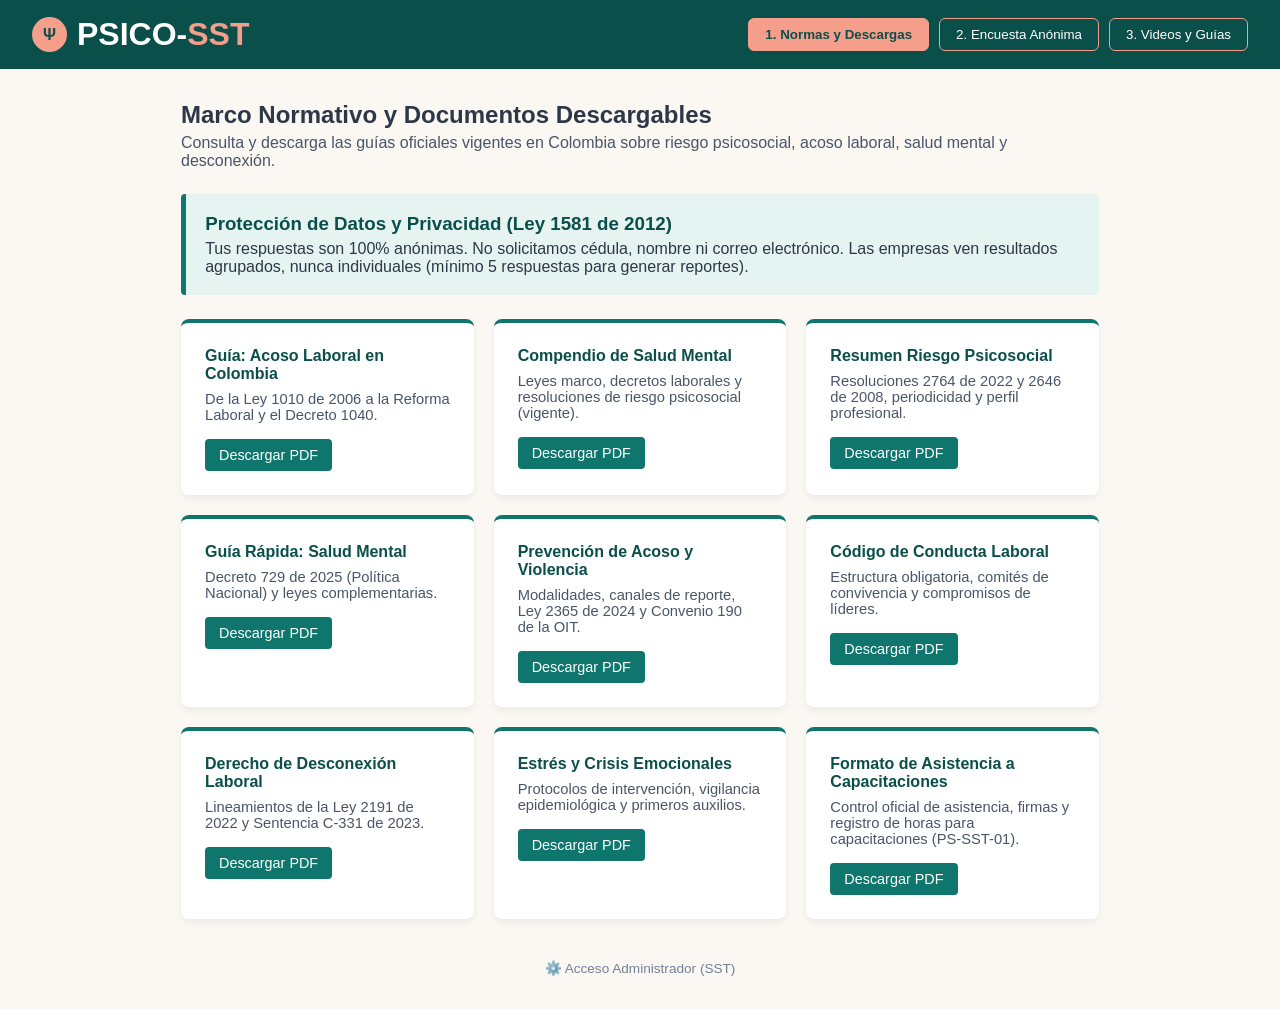
<file: index.html>
<!DOCTYPE html>
<html lang="es">
<head>
  <meta charset="UTF-8">
  <meta name="viewport" content="width=device-width, initial-scale=1.0">
  <title>Psico-SST | Salud Mental y Seguridad en el Trabajo</title>
  <link rel="stylesheet" href="styles.css">
</head>
<body>

  <!-- Encabezado Principal -->
  <header class="navbar">
    <div class="brand">
      <div class="shield-icon">Ψ</div>
      <h1>PSICO-<span>SST</span></h1>
    </div>
    <nav>
      <button type="button" class="nav-btn active" onclick="switchTab('modulo1', event)">1. Normas y Descargas</button>
      <button type="button" class="nav-btn" onclick="switchTab('modulo2', event)">2. Encuesta Anónima</button>
      <button type="button" class="nav-btn" onclick="switchTab('modulo3', event)">3. Videos y Guías</button>
    </nav>
  </header>

  <main class="container">

    <!-- MODULO 1: DOCUMENTACION Y NORMAS -->
    <section id="modulo1" class="tab-content active">
      <h2>Marco Normativo y Documentos Descargables</h2>
      <p class="section-desc">Consulta y descarga las guías oficiales vigentes en Colombia sobre riesgo psicosocial, acoso laboral, salud mental y desconexión.</p>

      <div class="legal-banner">
        <h3>Protección de Datos y Privacidad (Ley 1581 de 2012)</h3>
        <p>Tus respuestas son 100% anónimas. No solicitamos cédula, nombre ni correo electrónico. Las empresas ven resultados agrupados, nunca individuales (mínimo 5 respuestas para generar reportes).</p>
      </div>

      <div class="grid-cards">
        <div class="card">
          <h4>Guía: Acoso Laboral en Colombia</h4>
          <p>De la Ley 1010 de 2006 a la Reforma Laboral y el Decreto 1040.</p>
          <a href="assets/docs/leyes_acoso_laboral_colombia.pdf" download class="btn-download">Descargar PDF</a>
        </div>
        <div class="card">
          <h4>Compendio de Salud Mental</h4>
          <p>Leyes marco, decretos laborales y resoluciones de riesgo psicosocial (vigente).</p>
          <a href="assets/docs/decretos_leyes_salud_mental_colombia.pdf" download class="btn-download">Descargar PDF</a>
        </div>
        <div class="card">
          <h4>Resumen Riesgo Psicosocial</h4>
          <p>Resoluciones 2764 de 2022 y 2646 de 2008, periodicidad y perfil profesional.</p>
          <a href="assets/docs/resumen_normativo_riesgo_psicosocial.pdf" download class="btn-download">Descargar PDF</a>
        </div>
        <div class="card">
          <h4>Guía Rápida: Salud Mental</h4>
          <p>Decreto 729 de 2025 (Política Nacional) y leyes complementarias.</p>
          <a href="assets/docs/decretos_salud_mental_colombia.pdf" download class="btn-download">Descargar PDF</a>
        </div>
        <div class="card">
          <h4>Prevención de Acoso y Violencia</h4>
          <p>Modalidades, canales de reporte, Ley 2365 de 2024 y Convenio 190 de la OIT.</p>
          <a href="assets/docs/acoso_laboral_y_violencia_colombia.pdf" download class="btn-download">Descargar PDF</a>
        </div>
        <div class="card">
          <h4>Código de Conducta Laboral</h4>
          <p>Estructura obligatoria, comités de convivencia y compromisos de líderes.</p>
          <a href="assets/docs/codigo_de_conducta_convivencia_laboral_colombia.pdf" download class="btn-download">Descargar PDF</a>
        </div>
        <div class="card">
          <h4>Derecho de Desconexión Laboral</h4>
          <p>Lineamientos de la Ley 2191 de 2022 y Sentencia C-331 de 2023.</p>
          <a href="assets/docs/desconexion_laboral_colombia.pdf" download class="btn-download">Descargar PDF</a>
        </div>
        <div class="card">
          <h4>Estrés y Crisis Emocionales</h4>
          <p>Protocolos de intervención, vigilancia epidemiológica y primeros auxilios.</p>
          <a href="assets/docs/estres_laboral_y_crisis_emocionales_colombia.pdf" download class="btn-download">Descargar PDF</a>
        </div>
        <div class="card">
          <h4>Formato de Asistencia a Capacitaciones</h4>
          <p>Control oficial de asistencia, firmas y registro de horas para capacitaciones (PS-SST-01).</p>
          <a href="assets/docs/Formato_Asistencia_Capacitaciones.pdf" download class="btn-download">Descargar PDF</a>
        </div>
      </div>
    </section>

    <!-- MODULO 2: ENCUESTA DE RIESGO PSICOSOCIAL -->
    <section id="modulo2" class="tab-content">
      <h2>Encuesta Anónima de Riesgo Psicosocial</h2>
      <p class="section-desc">Por favor responde con total sinceridad. Selecciona una opción para cada pregunta.</p>

      <form id="psicoForm">

        <div class="question-block">
          <p class="q-text">1. Al terminar mi jornada me siento con energía suficiente para atender mi vida personal.</p>
          <div class="options-group">
            <label><input type="radio" name="p1" value="Siempre" required> Siempre</label>
            <label><input type="radio" name="p1" value="Casi siempre"> Casi siempre</label>
            <label><input type="radio" name="p1" value="Casi nunca"> Casi nunca</label>
            <label><input type="radio" name="p1" value="Nunca"> Nunca</label>
          </div>
        </div>

        <div class="question-block">
          <p class="q-text">2. Logro manejar la presión de mi trabajo sin sentirme desbordado/a.</p>
          <div class="options-group">
            <label><input type="radio" name="p2" value="Siempre" required> Siempre</label>
            <label><input type="radio" name="p2" value="Casi siempre"> Casi siempre</label>
            <label><input type="radio" name="p2" value="Casi nunca"> Casi nunca</label>
            <label><input type="radio" name="p2" value="Nunca"> Nunca</label>
          </div>
        </div>

        <div class="question-block">
          <p class="q-text">3. Duermo bien y descanso lo suficiente durante la semana laboral.</p>
          <div class="options-group">
            <label><input type="radio" name="p3" value="Siempre" required> Siempre</label>
            <label><input type="radio" name="p3" value="Casi siempre"> Casi siempre</label>
            <label><input type="radio" name="p3" value="Casi nunca"> Casi nunca</label>
            <label><input type="radio" name="p3" value="Nunca"> Nunca</label>
          </div>
        </div>

        <div class="question-block">
          <p class="q-text">4. Cuando siento mucha tensión en el trabajo, puedo hacer una pausa para recuperarme.</p>
          <div class="options-group">
            <label><input type="radio" name="p4" value="Siempre" required> Siempre</label>
            <label><input type="radio" name="p4" value="Casi siempre"> Casi siempre</label>
            <label><input type="radio" name="p4" value="Casi nunca"> Casi nunca</label>
            <label><input type="radio" name="p4" value="Nunca"> Nunca</label>
          </div>
        </div>

        <div class="question-block">
          <p class="q-text">5. Puedo ignorar mensajes o llamadas de trabajo fuera de mi horario sin que mi jefe o equipo me lo reclamen.</p>
          <div class="options-group">
            <label><input type="radio" name="p5" value="Siempre" required> Siempre</label>
            <label><input type="radio" name="p5" value="Casi siempre"> Casi siempre</label>
            <label><input type="radio" name="p5" value="Casi nunca"> Casi nunca</label>
            <label><input type="radio" name="p5" value="Nunca"> Nunca</label>
          </div>
        </div>

        <div class="question-block">
          <p class="q-text">6. Mis vacaciones, permisos y días de descanso se respetan completos.</p>
          <div class="options-group">
            <label><input type="radio" name="p6" value="Siempre" required> Siempre</label>
            <label><input type="radio" name="p6" value="Casi siempre"> Casi siempre</label>
            <label><input type="radio" name="p6" value="Casi nunca"> Casi nunca</label>
            <label><input type="radio" name="p6" value="Nunca"> Nunca</label>
          </div>
        </div>

        <div class="question-block">
          <p class="q-text">7. Mi jefe o mi equipo evita pedirme tareas fuera de mi jornada, salvo urgencias justificadas.</p>
          <div class="options-group">
            <label><input type="radio" name="p7" value="Siempre" required> Siempre</label>
            <label><input type="radio" name="p7" value="Casi siempre"> Casi siempre</label>
            <label><input type="radio" name="p7" value="Casi nunca"> Casi nunca</label>
            <label><input type="radio" name="p7" value="Nunca"> Nunca</label>
          </div>
        </div>

        <div class="question-block">
          <p class="q-text">8. La cantidad de trabajo que tengo se puede cumplir dentro de mi jornada.</p>
          <div class="options-group">
            <label><input type="radio" name="p8" value="Siempre" required> Siempre</label>
            <label><input type="radio" name="p8" value="Casi siempre"> Casi siempre</label>
            <label><input type="radio" name="p8" value="Casi nunca"> Casi nunca</label>
            <label><input type="radio" name="p8" value="Nunca"> Nunca</label>
          </div>
        </div>

        <div class="question-block">
          <p class="q-text">9. Cuando tengo un problema o dudas en el trabajo, recibo apoyo de mi jefe o de mis compañeros.</p>
          <div class="options-group">
            <label><input type="radio" name="p9" value="Siempre" required> Siempre</label>
            <label><input type="radio" name="p9" value="Casi siempre"> Casi siempre</label>
            <label><input type="radio" name="p9" value="Casi nunca"> Casi nunca</label>
            <label><input type="radio" name="p9" value="Nunca"> Nunca</label>
          </div>
        </div>

        <div class="question-block">
          <p class="q-text">10. Me siento respetado/a y tratado/a con dignidad en mi lugar de trabajo.</p>
          <div class="options-group">
            <label><input type="radio" name="p10" value="Siempre" required> Siempre</label>
            <label><input type="radio" name="p10" value="Casi siempre"> Casi siempre</label>
            <label><input type="radio" name="p10" value="Casi nunca"> Casi nunca</label>
            <label><input type="radio" name="p10" value="Nunca"> Nunca</label>
          </div>
        </div>

        <div class="question-block">
          <p class="q-text">11. Me siento cómodo/a usando aplicaciones en mi celular para temas de mi trabajo.</p>
          <div class="options-group">
            <label><input type="radio" name="p11" value="Siempre" required> Siempre</label>
            <label><input type="radio" name="p11" value="Casi siempre"> Casi siempre</label>
            <label><input type="radio" name="p11" value="Casi nunca"> Casi nunca</label>
            <label><input type="radio" name="p11" value="Nunca"> Nunca</label>
          </div>
        </div>

        <div class="question-block">
          <p class="q-text">12. Me gustaría contar con una app que me explique mis derechos sobre salud mental en el trabajo.</p>
          <div class="options-group">
            <label><input type="radio" name="p12" value="Siempre" required> Siempre</label>
            <label><input type="radio" name="p12" value="Casi siempre"> Casi siempre</label>
            <label><input type="radio" name="p12" value="Casi nunca"> Casi nunca</label>
            <label><input type="radio" name="p12" value="Nunca"> Nunca</label>
          </div>
        </div>

        <div class="question-block">
          <p class="q-text">13. Prefiero capacitarme en riesgo psicosocial con módulos cortos y digitales que con charlas largas.</p>
          <div class="options-group">
            <label><input type="radio" name="p13" value="Siempre" required> Siempre</label>
            <label><input type="radio" name="p13" value="Casi siempre"> Casi siempre</label>
            <label><input type="radio" name="p13" value="Casi nunca"> Casi nunca</label>
            <label><input type="radio" name="p13" value="Nunca"> Nunca</label>
          </div>
        </div>

        <div class="question-block">
          <p class="q-text">14. Confiaría en reportar una situación de acoso o malestar laboral a través de una app, si es confidencial.</p>
          <div class="options-group">
            <label><input type="radio" name="p14" value="Siempre" required> Siempre</label>
            <label><input type="radio" name="p14" value="Casi siempre"> Casi siempre</label>
            <label><input type="radio" name="p14" value="Casi nunca"> Casi nunca</label>
            <label><input type="radio" name="p14" value="Nunca"> Nunca</label>
          </div>
        </div>

        <div class="question-block">
          <p class="q-text">15. Creo que mi empresa debería ofrecer más herramientas digitales para cuidar la salud mental de sus trabajadores.</p>
          <div class="options-group">
            <label><input type="radio" name="p15" value="Siempre" required> Siempre</label>
            <label><input type="radio" name="p15" value="Casi siempre"> Casi siempre</label>
            <label><input type="radio" name="p15" value="Casi nunca"> Casi nunca</label>
            <label><input type="radio" name="p15" value="Nunca"> Nunca</label>
          </div>
        </div>

        <button type="submit" class="btn-submit">Enviar Respuestas Anónimas</button>
      </form>
      <div id="surveyFeedback" class="feedback-msg"></div>
    </section>

    <!-- MODULO 3: REPOSITORIO DE VIDEOS Y GUIAS PRÁCTICAS -->
    <section id="modulo3" class="tab-content">
      <h2>Divulgación y Pausas Activas Interactivas</h2>
      <p class="section-desc">Cápsulas audiovisuales y guías visuales paso a paso para el autocuidado y la salud mental.</p>

      <!-- Subsección de Infografías Prácticas con Zoom -->
      <h3 style="color: var(--verde-profundo); margin-top: 1.5rem; margin-bottom: 1rem;">Guías Visuales de Autocuidado (Haz clic para ampliar)</h3>
      
      <div class="grid-cards">
        <div class="card">
          <h4>Relajación Muscular (Tensa y Suelta)</h4>
          <p>Técnica de 6 pasos para liberar tensión física en manos, brazos, cuello y cuerpo.</p>
          <img src="assets/images/relajacion_muscular.png" alt="Relajación muscular" class="zoomable-img">
        </div>

        <div class="card">
          <h4>Cómo Relajarte y Respirar Paso a Paso</h4>
          <p>Ejercicios de postura, respiración abdominal y escaneo corporal.</p>
          <img src="assets/images/relajacion_respiracion.png" alt="Relajación y respiración" class="zoomable-img">
        </div>

        <div class="card">
          <h4>Protocolo ante Ataques de Pánico</h4>
          <p>Pasos de emergencia para recuperar el control de la respiración y la calma.</p>
          <img src="assets/images/respiracion_panico.png" alt="Ataque de pánico" class="zoomable-img">
        </div>

        <div class="card">
          <h4>Qué Hacer en Caso de Cansancio Extremo</h4>
          <p>Pautas breves de recuperación, hidratación y comunicación con líderes.</p>
          <img src="assets/images/cansancio_extremo.png" alt="Cansancio extremo" class="zoomable-img">
        </div>
      </div>

      <!-- Repositorio de Videos .mp4 -->
      <h3 style="color: var(--verde-profundo); margin-top: 2.5rem; margin-bottom: 1rem;">Cápsulas Audiovisuales</h3>
      <div class="grid-cards">
        <div class="card video-card">
          <h4>Manejo del Estrés y Autorregulación</h4>
          <div class="video-container">
            <video controls controlsList="nodownload" preload="metadata" style="width: 100%; border-radius: 6px;">
              <source src="assets/video/manejo_estres.mp4" type="video/mp4">
              Tu navegador no soporta la reproducción de video.
            </video>
          </div>
        </div>

        <div class="card video-card">
          <h4>Comunicación Asertiva y Resolución de Conflictos</h4>
          <div class="video-container">
            <video controls controlsList="nodownload" preload="metadata" style="width: 100%; border-radius: 6px;">
              <source src="assets/video/comunicacion_asertiva.mp4" type="video/mp4">
              Tu navegador no soporta la reproducción de video.
            </video>
          </div>
        </div>

        <div class="card video-card">
          <h4>Desconexión Laboral y Equilibrio Personal</h4>
          <div class="video-container">
            <video controls controlsList="nodownload" preload="metadata" style="width: 100%; border-radius: 6px;">
              <source src="assets/video/desconexion_laboral.mp4" type="video/mp4">
              Tu navegador no soporta la reproducción de video.
            </video>
          </div>
        </div>
      </div>
    </section>

    <!-- Enlace discreto de acceso al panel administrador -->
    <div style="text-align: center; margin: 40px 0 20px 0;">
      <a href="control.html" style="color: #718096; font-size: 0.85rem; text-decoration: none;">⚙️ Acceso Administrador (SST)</a>
    </div>

  </main>

  <!-- MODAL / VISOR DE IMAGEN AMPLIADA -->
  <div id="imageModal" class="modal">
    <span class="modal-close">&times;</span>
    <img class="modal-content" id="modalImg">
  </div>

  <script src="app.js"></script>
</body>
</html>
</file>
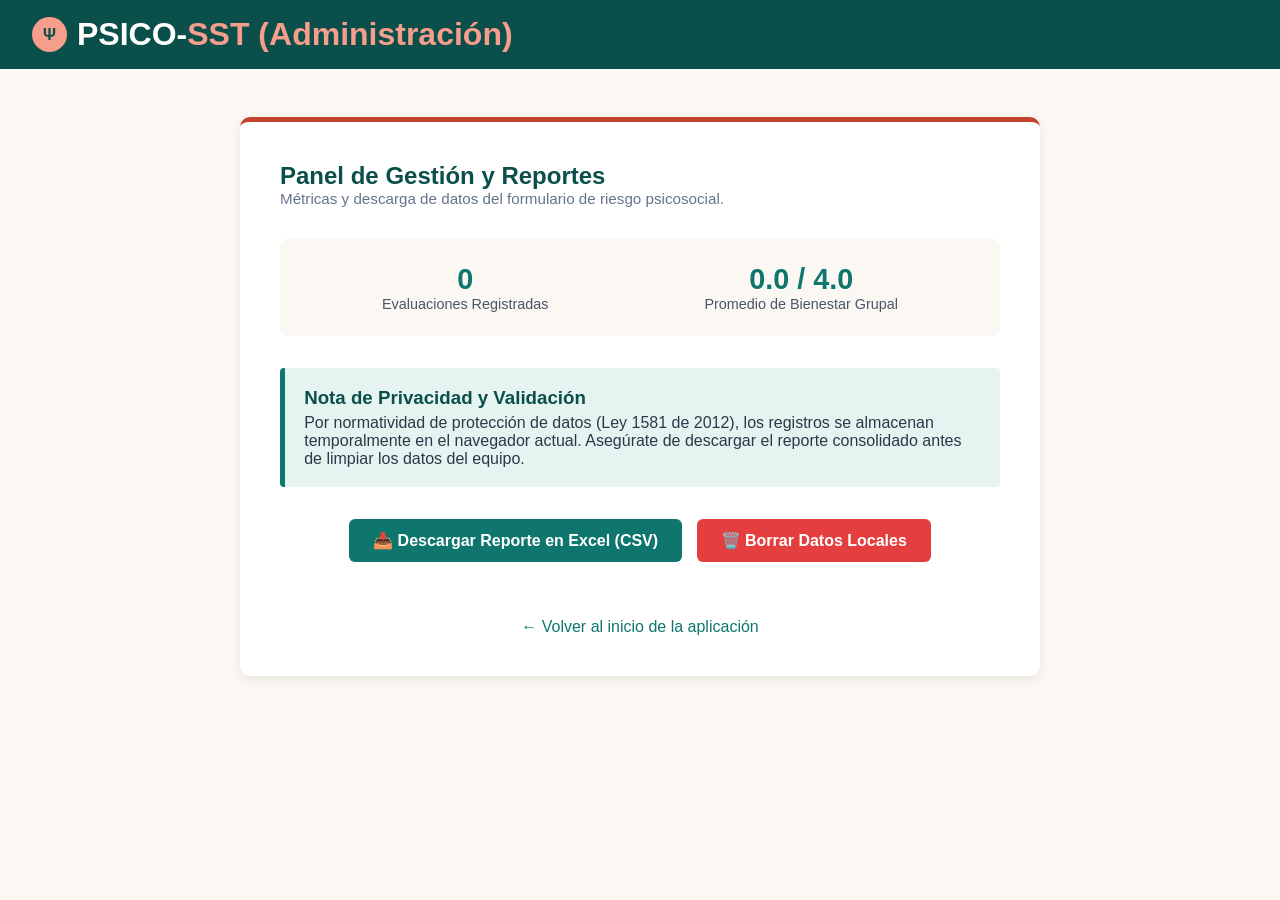
<file: control.html>
<!DOCTYPE html>
<html lang="es">
<head>
  <meta charset="UTF-8">
  <meta name="viewport" content="width=device-width, initial-scale=1.0">
  <title>Panel de Control SST | Gestión de Respuestas</title>
  <link rel="stylesheet" href="styles.css">
  <style>
    .admin-container {
      max-width: 800px;
      margin: 3rem auto;
      background: white;
      padding: 2.5rem;
      border-radius: 10px;
      box-shadow: 0 4px 12px rgba(0,0,0,0.08);
      border-top: 5px solid var(--coral-intenso);
    }
    .admin-header {
      display: flex;
      justify-content: space-between;
      align-items: center;
      margin-bottom: 2rem;
      flex-wrap: wrap;
      gap: 15px;
    }
    .admin-title h2 {
      color: var(--verde-profundo);
    }
    .admin-title p {
      color: #64748B;
      font-size: 0.95rem;
    }
    .stats-box {
      background: var(--crema);
      padding: 1.5rem;
      border-radius: 8px;
      margin-bottom: 2rem;
      display: flex;
      justify-content: space-around;
      text-align: center;
    }
    .stat-number {
      font-size: 1.8rem;
      font-weight: bold;
      color: var(--verde-cuidado);
    }
    .stat-label {
      font-size: 0.9rem;
      color: #4A5568;
    }
    .btn-action {
      background-color: var(--verde-cuidado);
      color: white;
      border: none;
      padding: 12px 24px;
      font-size: 1rem;
      border-radius: 6px;
      cursor: pointer;
      font-weight: bold;
      transition: 0.3s;
      text-decoration: none;
      display: inline-block;
    }
    .btn-action:hover {
      background-color: var(--verde-profundo);
    }
    .btn-danger {
      background-color: #E53E3E;
      margin-left: 10px;
    }
    .btn-danger:hover {
      background-color: #C53030;
    }
    .back-link {
      display: inline-block;
      margin-top: 1.5rem;
      color: var(--verde-cuidado);
      text-decoration: none;
      font-weight: 500;
    }
    .back-link:hover {
      text-decoration: underline;
    }
  </style>
</head>
<body>

  <!-- Encabezado del Panel -->
  <header class="navbar">
    <div class="brand">
      <div class="shield-icon">Ψ</div>
      <h1>PSICO-<span>SST (Administración)</span></h1>
    </div>
  </header>

  <main class="container">
    <div class="admin-container">
      
      <div class="admin-header">
        <div class="admin-title">
          <h2>Panel de Gestión y Reportes</h2>
          <p>Métricas y descarga de datos del formulario de riesgo psicosocial.</p>
        </div>
      </div>

      <!-- Resumen Estadístico Local -->
      <div class="stats-box">
        <div>
          <div id="totalEncuestas" class="stat-number">0</div>
          <div class="stat-label">Evaluaciones Registradas</div>
        </div>
        <div>
          <div id="promedioGlobal" class="stat-number">0.0 / 4.0</div>
          <div class="stat-label">Promedio de Bienestar Grupal</div>
        </div>
      </div>

      <!-- Alerta Normativa -->
      <div class="legal-banner" style="margin-bottom: 2rem;">
        <h3>Nota de Privacidad y Validación</h3>
        <p>Por normatividad de protección de datos (Ley 1581 de 2012), los registros se almacenan temporalmente en el navegador actual. Asegúrate de descargar el reporte consolidado antes de limpiar los datos del equipo.</p>
      </div>

      <!-- Botones de Acción -->
      <div style="text-align: center;">
        <button onclick="descargarReporteExcel()" class="btn-action">📥 Descargar Reporte en Excel (CSV)</button>
        <button onclick="limpiarRegistros()" class="btn-action btn-danger">🗑️ Borrar Datos Locales</button>
      </div>

      <div style="text-align: center; margin-top: 2rem;">
        <a href="index.html" class="back-link">← Volver al inicio de la aplicación</a>
      </div>

    </div>
  </main>

  <script>
    // Cargar estadísticas al abrir el panel de control
    document.addEventListener('DOMContentLoaded', () => {
      actualizarEstadisticas();
    });

    function obtenerDatos() {
      return JSON.parse(localStorage.getItem('psico_sst_responses')) || [];
    }

    function actualizarEstadisticas() {
      const data = obtenerDatos();
      const totalElem = document.getElementById('totalEncuestas');
      const promedioElem = document.getElementById('promedioGlobal');

      totalElem.innerText = data.length;

      if (data.length > 0) {
        let sumaPromedios = 0;
        data.forEach(item => {
          sumaPromedios += parseFloat(item.averageScore || 0);
        });
        const globalAvg = (sumaPromedios / data.length).toFixed(2);
        promedioElem.innerText = globalAvg + " / 4.0";
      } else {
        promedioElem.innerText = "0.0 / 4.0";
      }
    }

    // Función para generar y descargar el reporte en CSV (Compatible con Excel)
    function descargarReporteExcel() {
      const storedResponses = obtenerDatos();
      
      if (storedResponses.length === 0) {
        alert('No hay respuestas registradas todavía para exportar.');
        return;
      }

      let csvContent = "data:text/csv;charset=utf-8,Fecha_Hora,";
      for (let i = 1; i <= 15; i++) {
        csvContent += `P${i},`;
      }
      csvContent += "Puntaje_Total,Promedio\r\n";

      storedResponses.forEach(item => {
        let row = `"${item.timestamp}",`;
        for (let i = 1; i <= 15; i++) {
          row += `"${item.answers['p' + i] || 'N/A'} (${item.scores['p' + i] || 0})",`;
        }
        row += `${item.totalScore},${item.averageScore}\r\n`;
        csvContent += row;
      });

      const encodedUri = encodeURI(csvContent);
      const link = document.createElement("a");
      link.setAttribute("href", encodedUri);
      link.setAttribute("download", "reporte_riesgo_psicosocial_sst.csv");
      document.body.appendChild(link);
      link.click();
      document.body.removeChild(link);
    }

    // Función para vaciar los registros locales si se requiere reiniciar la medición
    function limpiarRegistros() {
      if (confirm('¿Estás seguro de borrar todos los registros almacenados en este navegador? Esta acción no se puede deshacer.')) {
        localStorage.removeItem('psico_sst_responses');
        actualizarEstadisticas();
        alert('Registros eliminados correctamente.');
      }
    }
  </script>
</body>
</html>
</file>
<file: styles.css>
:root {
  --verde-profundo: #0A4F4A;
  --verde-cuidado: #0F766E;
  --coral: #F59E8B;
  --coral-intenso: #C2442B;
  --crema: #FBF7F2;
  --texto: #2D3748;
}

* {
  box-sizing: border-box;
  margin: 0;
  padding: 0;
  font-family: 'Segoe UI', Tahoma, Geneva, Verdana, sans-serif;
}

body {
  background-color: var(--crema);
  color: var(--texto);
}

.navbar {
  background-color: var(--verde-profundo);
  color: white;
  padding: 1rem 2rem;
  display: flex;
  justify-content: space-between;
  align-items: center;
  flex-wrap: wrap;
  gap: 15px;
}

.brand {
  display: flex;
  align-items: center;
  gap: 10px;
}

.shield-icon {
  background-color: var(--coral);
  color: var(--verde-profundo);
  width: 35px;
  height: 35px;
  border-radius: 50%;
  display: flex;
  align-items: center;
  justify-content: center;
  font-weight: bold;
}

.brand h1 span {
  color: var(--coral);
}

nav {
  display: flex;
  gap: 10px;
  flex-wrap: wrap;
}

.nav-btn {
  background: transparent;
  border: 1px solid var(--coral);
  color: white;
  padding: 8px 16px;
  border-radius: 6px;
  cursor: pointer;
  transition: 0.3s;
}

.nav-btn.active, .nav-btn:hover {
  background-color: var(--coral);
  color: var(--verde-profundo);
  font-weight: bold;
}

.container {
  max-width: 950px;
  margin: 2rem auto;
  padding: 0 1rem;
}

.section-desc {
  margin-top: 5px;
  margin-bottom: 15px;
  color: #4A5568;
}

.tab-content {
  display: none;
}

.tab-content.active {
  display: block;
}

.legal-banner {
  background-color: #E6F4F1;
  border-left: 5px solid var(--verde-cuidado);
  padding: 1.2rem;
  margin: 1.5rem 0;
  border-radius: 4px;
}

.legal-banner h3 {
  color: var(--verde-profundo);
  margin-bottom: 5px;
}

.grid-cards {
  display: grid;
  grid-template-columns: repeat(auto-fit, minmax(280px, 1fr));
  gap: 20px;
  margin-top: 1.5rem;
}

.card {
  background: white;
  padding: 1.5rem;
  border-radius: 8px;
  box-shadow: 0 4px 6px rgba(0,0,0,0.05);
  border-top: 4px solid var(--verde-cuidado);
}

.card h4 {
  color: var(--verde-profundo);
  margin-bottom: 8px;
}

.card p {
  font-size: 0.92rem;
  color: #4A5568;
}

/* Estilos de las imágenes con zoom y cursor de lupa */
.zoomable-img {
  width: 100%;
  border-radius: 6px;
  margin-top: 10px;
  cursor: zoom-in;
  transition: transform 0.2s ease, opacity 0.2s ease;
}

.zoomable-img:hover {
  opacity: 0.9;
  transform: scale(1.01);
}

/* Ventana Modal / Visor de Imagen en Grande */
.modal {
  display: none;
  position: fixed;
  z-index: 1000;
  padding-top: 60px;
  left: 0;
  top: 0;
  width: 100%;
  height: 100%;
  overflow: auto;
  background-color: rgba(10, 79, 74, 0.9);
}

.modal-content {
  margin: auto;
  display: block;
  max-width: 85%;
  max-height: 85vh;
  border-radius: 8px;
  box-shadow: 0 8px 16px rgba(0,0,0,0.3);
  animation: zoomEffect 0.3s ease;
}

@keyframes zoomEffect {
  from {transform:scale(0.8); opacity: 0;}
  to {transform:scale(1); opacity: 1;}
}

.modal-close {
  position: absolute;
  top: 25px;
  right: 35px;
  color: #fff;
  font-size: 45px;
  font-weight: bold;
  cursor: pointer;
  transition: 0.2s;
}

.modal-close:hover {
  color: var(--coral);
}

.btn-download {
  display: inline-block;
  margin-top: 1rem;
  background-color: var(--verde-cuidado);
  color: white;
  padding: 8px 14px;
  text-decoration: none;
  border-radius: 4px;
  font-weight: 500;
  font-size: 0.9rem;
}

.btn-download:hover {
  background-color: var(--verde-profundo);
}

.question-block {
  background: white;
  padding: 1.2rem;
  margin-bottom: 1.2rem;
  border-radius: 8px;
  box-shadow: 0 2px 4px rgba(0,0,0,0.04);
}

.q-text {
  font-weight: 600;
  margin-bottom: 10px;
  color: var(--verde-profundo);
}

.options-group {
  display: flex;
  gap: 20px;
  flex-wrap: wrap;
}

.options-group label {
  cursor: pointer;
  display: flex;
  align-items: center;
  gap: 6px;
}

.btn-submit {
  background-color: var(--coral-intenso);
  color: white;
  border: none;
  padding: 14px 28px;
  font-size: 1rem;
  border-radius: 6px;
  cursor: pointer;
  font-weight: bold;
  margin-top: 1rem;
  width: 100%;
}

.btn-submit:hover {
  background-color: #A33621;
}

.feedback-msg {
  text-align: center;
  font-size: 1.1rem;
  font-weight: bold;
}

.video-container video {
  width: 100%;
  border-radius: 6px;
  margin-top: 10px;
}
</file>
